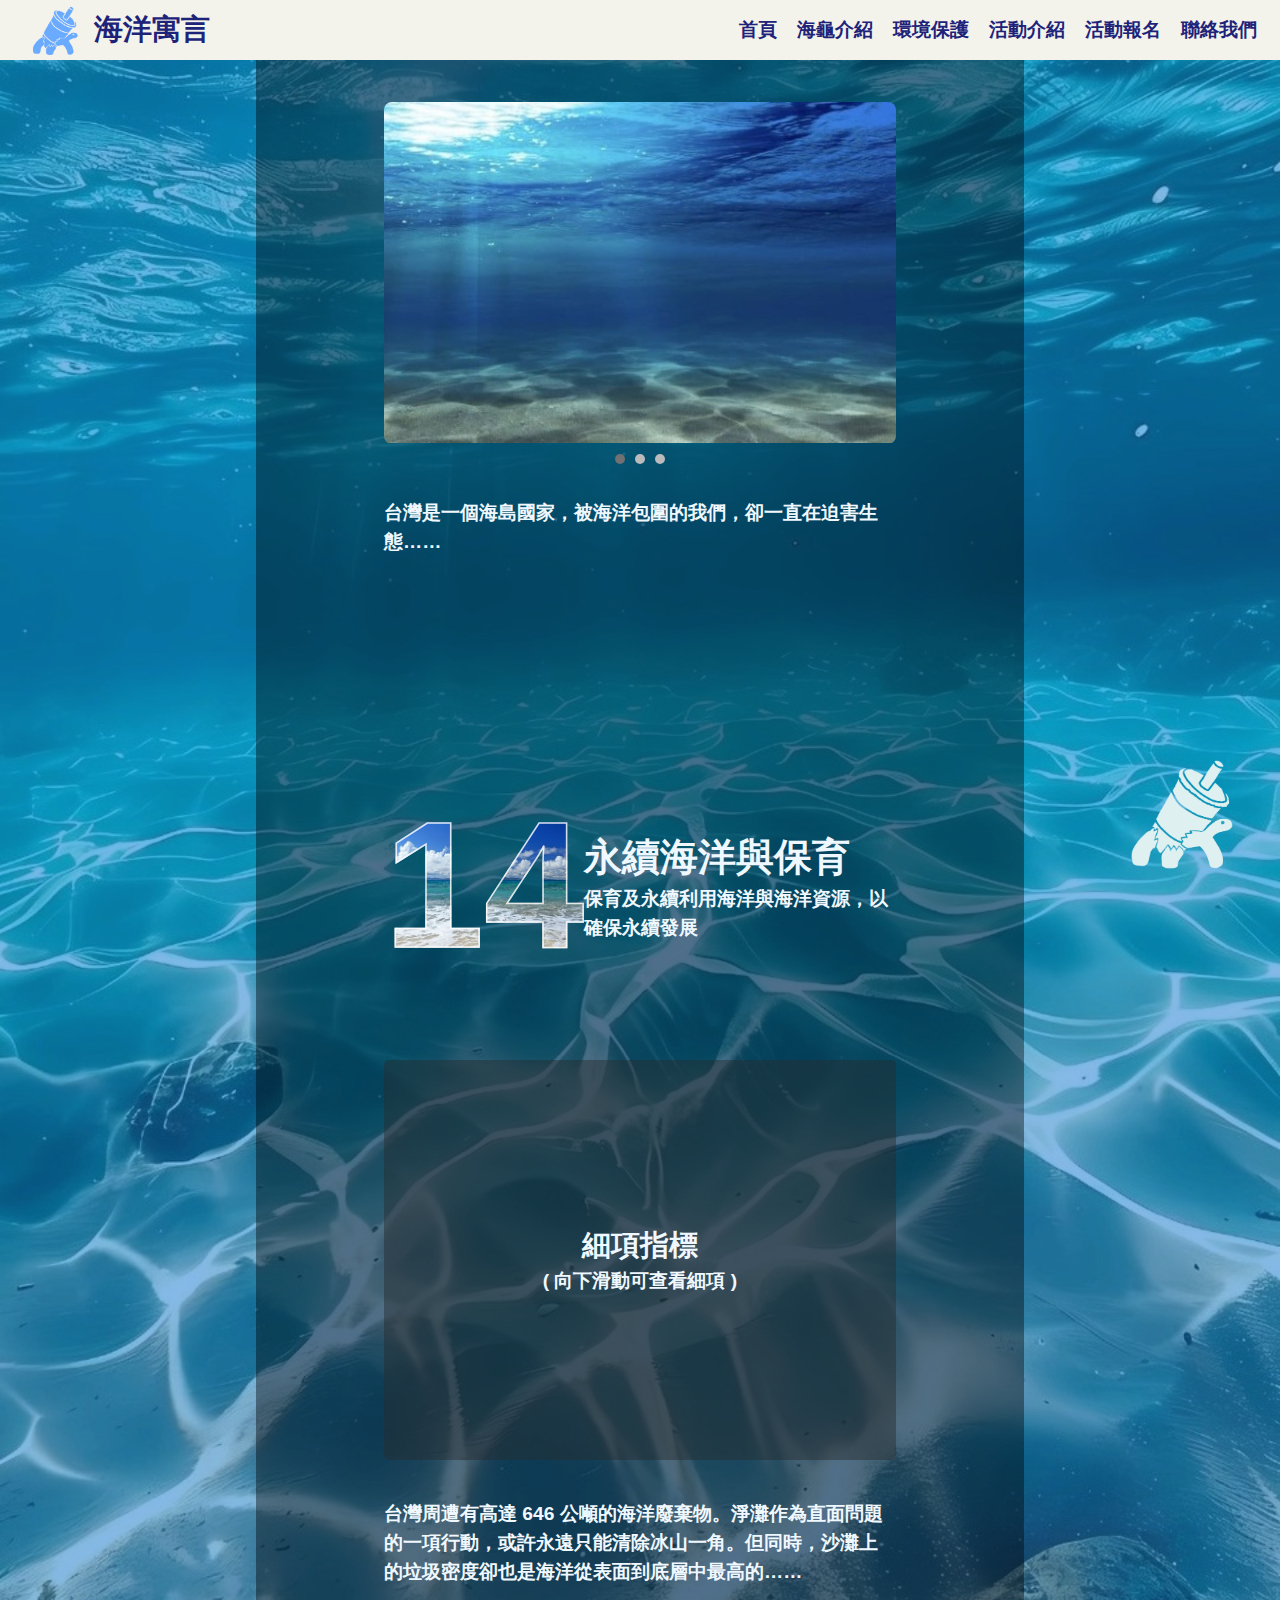
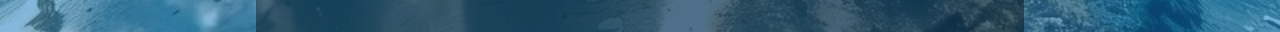
<file: index.html>
<!DOCTYPE html>
<html lang="en">
<head>
    <meta charset="UTF-8">
    <meta name="viewport" content="width=device-width, initial-scale=1.0">
    <title>Home page</title>
    <link rel="stylesheet" href="index.css">
    <link rel="icon" href="./img/13.PNG" type="image/x-icon" />
</head>
<body>
    <header class="header">
        <div class="logo-container">
            <img src="./img/13.PNG" alt="Logo">
            <div class="title"><h2>海洋寓言</h2></div>
        </div>
        <nav class="navbar">
            <ul>
                <li><a href="./index.html">首頁</a></li>
                <li><a href="./introduce.html">海龜介紹</a></li>
                <li><a href="./protect.html">環境保護</a></li>
                <li><a href="./activity.html">活動介紹</a></li>
                <li><a href="./signup.html"  target="_blank">活動報名</a></li>
                <li><a href="./connection.html">聯絡我們</a></li>
            </ul>
        </nav>
    </header>

    <div class="container">
        <main>
            <div class="carousel">
                <div class="carousel-images">
                    <img src="./img/01.jpg" alt="Image 1">
                    <img src="./img/02.jpg" alt="Image 2">
                    <img src="./img/03.jpg" alt="Image 3">
                </div>
            </div>
            <div class="carousel-indicators">
                <span class="active" data-index="0"></span>
                <span data-index="1"></span>
                <span data-index="2"></span>
            </div>
            <div class="content bb">
                台灣是一個海島國家，被海洋包圍的我們，卻一直在迫害生態……
            </div>
            <div class="content aa">
                <div class="a">14</div>
                <span><h1>永續海洋與保育</h1>
                    保育及永續利用海洋與海洋資源，以確保永續發展
                </span>
            </div>
            <div class="content">
                <section>
                    <div class="items">
                        <div class="ppp">
                            <div class="hhh">
                                <h2>細項指標</h2>
                                <p>( 向下滑動可查看細項 )</p>
                            </div>
                        </div>
                        <div class="ppp">
                            <img src="./img/14-1.avif" alt="">
                            <div class="pp">
                                <h2>減少海洋汙染</h2>
                                <p>在西元2025年以前，預防及大幅減少各式各樣的海洋污染，尤其是來自陸上活動的污染，包括海洋廢棄物以及營養污染。</p>
                            </div>
                        </div>
                        <div class="ppp">
                            <img src="./img/14-2.avif" alt="">
                            <div class="pp">
                                <h2>保護和恢復生態系統</h2>
                                <p>在西元2020年以前，以可永續的方式管理及保護海洋與海岸生態，避免重大的不利影響，作法包括強健他們的災後復原能力，並採取復原動作，以實現健康又具有生產力的海洋。</p>
                            </div>
                        </div>
                        <div class="ppp">
                            <img src="./img/14-3.avif" alt="">
                            <div class="pp">
                                <h2>減少海洋酸化</h2>
                                <p>減少並解決海洋酸化的影響，作法包括改善所有階層的科學合作。</p>
                            </div>
                        </div>
                        <div class="ppp">
                            <img src="./img/14-4.avif" alt="">
                            <div class="pp">
                                <h2>永續漁業</h2>
                                <p>在西元2020年以前，有效監管採收，消除過度漁撈，以及非法的、未報告的、未受監管的(以下簡稱IUU)、或毀滅性魚撈作法，並實施科學管理計畫，在最短的時間內，將魚量恢復到依據它們的生物特性可產生最大永續發展的魚量。</p>
                            </div>
                        </div>
                        <div class="ppp">
                            <img src="./img/14-5.avif" alt="">
                            <div class="pp">
                                <h2>保護沿海和海洋地區</h2>
                                <p>在西元2020年以前，依照國家與國際法規，以及可取得的最佳科學資訊，保護至少10%的海岸與海洋區。</p>
                            </div>
                        </div>
                        <div class="ppp">
                            <img src="./img/14-6.avif" alt="">
                            <div class="pp">
                                <h2>終止導致過度捕撈的補貼</h2>
                                <p>在西元2020年以前，禁止會造成過度魚撈的補助，消除會助長IUU魚撈的補助，禁止引入這類補助，承認對開發中國家與開發度最低國家採取適當且有效的特別與差別待遇應是世界貿易組織漁撈補助協定的一部分。</p>
                            </div>
                        </div>
                        <div class="ppp">
                            <img src="./img/14-7.avif" alt="">
                            <div class="pp">
                                <h2>提高海洋資源永續利用的經濟效益</h2>
                                <p>在西元2030年以前，提高海洋資源永續使用對SIDS與LDCs的經濟好處，作法包括永續管理漁撈業、水產養殖業與觀光業。</p>
                            </div>
                        </div>
                        <div class="ppp">
                            <img src="./img/14-A.avif" alt="">
                            <div class="pp">
                                <h2>新增海洋健康的科學知識、研究和科技</h2>
                                <p>提高科學知識，發展研究能力，轉移海洋科技，思考跨政府海洋委員會的海洋科技轉移準則，以改善海洋的健康，促進海洋生物多樣性對開發中國家的發展貢獻，特別是SIDS與LDCs。</p>
                            </div>
                        </div>
                        <div class="ppp">
                            <img src="./img/14-B.avif" alt="">
                            <div class="pp">
                                <h2>支持小型漁民</h2>
                                <p>提供小規模人工魚撈業者取得海洋資源與進入市場的管道。</p>
                            </div>
                        </div>
                        <div class="ppp">
                            <img src="./img/14-C.avif" alt="">
                            <div class="pp">
                                <h2>執行和執行國際海洋法</h2>
                                <p>確保聯合國海洋法公約（簡稱UNCCLOS）簽約國全面落實國際法，包括現有的區域與國際制度，以保護及永續使用海洋及海洋資源。</p>
                            </div>
                        </div>
                    </div>
                </section>
            </div>
            <div class="content">
                台灣周遭有高達 646 公噸的海洋廢棄物。淨灘作為直面問題的一項行動，或許永遠只能清除冰山一角。但同時，沙灘上的垃圾密度卻也是海洋從表面到底層中最高的……
            </div>
        </main>
    </div>
    <audio style="display: none; height: 0;" id="background-music" preload="auto" src="music.mp3" loop="loop"></audio>
    <div>
        <img src="./img/14.png" class="bt_top" id="myBtn" title="回到上面" height="15%"/>
        <script>
            document.getElementById('myBtn').addEventListener("click", function(){
                document.body.scrollTop = 0;
                document.documentElement.scrollTop = 0;
            });
        </script>
    </div>
    <script>
        const carouselImages = document.querySelector('.carousel-images');
        const images = document.querySelectorAll('.carousel img');
        const indicators = document.querySelectorAll('.carousel-indicators span');

        let currentIndex = 0;

        function showSlide(index) {
            carouselImages.style.transform = `translateX(${-index * 100}%)`;
            indicators.forEach(indicator => indicator.classList.remove('active'));
            indicators[index].classList.add('active');
        }

        function nextSlide() {
            currentIndex = (currentIndex + 1) % images.length;
            showSlide(currentIndex);
        }

        indicators.forEach(indicator => {
            indicator.addEventListener('click', () => {
                currentIndex = parseInt(indicator.getAttribute('data-index'));
                showSlide(currentIndex);
            });
        });

        setInterval(nextSlide, 3000);
        showSlide(currentIndex);

        const audio = document.getElementById('background-music');

            function playAudio() {
                audio.play().catch(error => console.log('Play was prevented:', error));
            }

            document.body.addEventListener('click', function(){
                playAudio();
            });

            document.body.addEventListener('touchstart', function(){
                playAudio();
            });

            document.addEventListener("WeixinJSBridgeReady", function(){
                playAudio();
            }, false);
    </script>
</body>
</html>
</file>
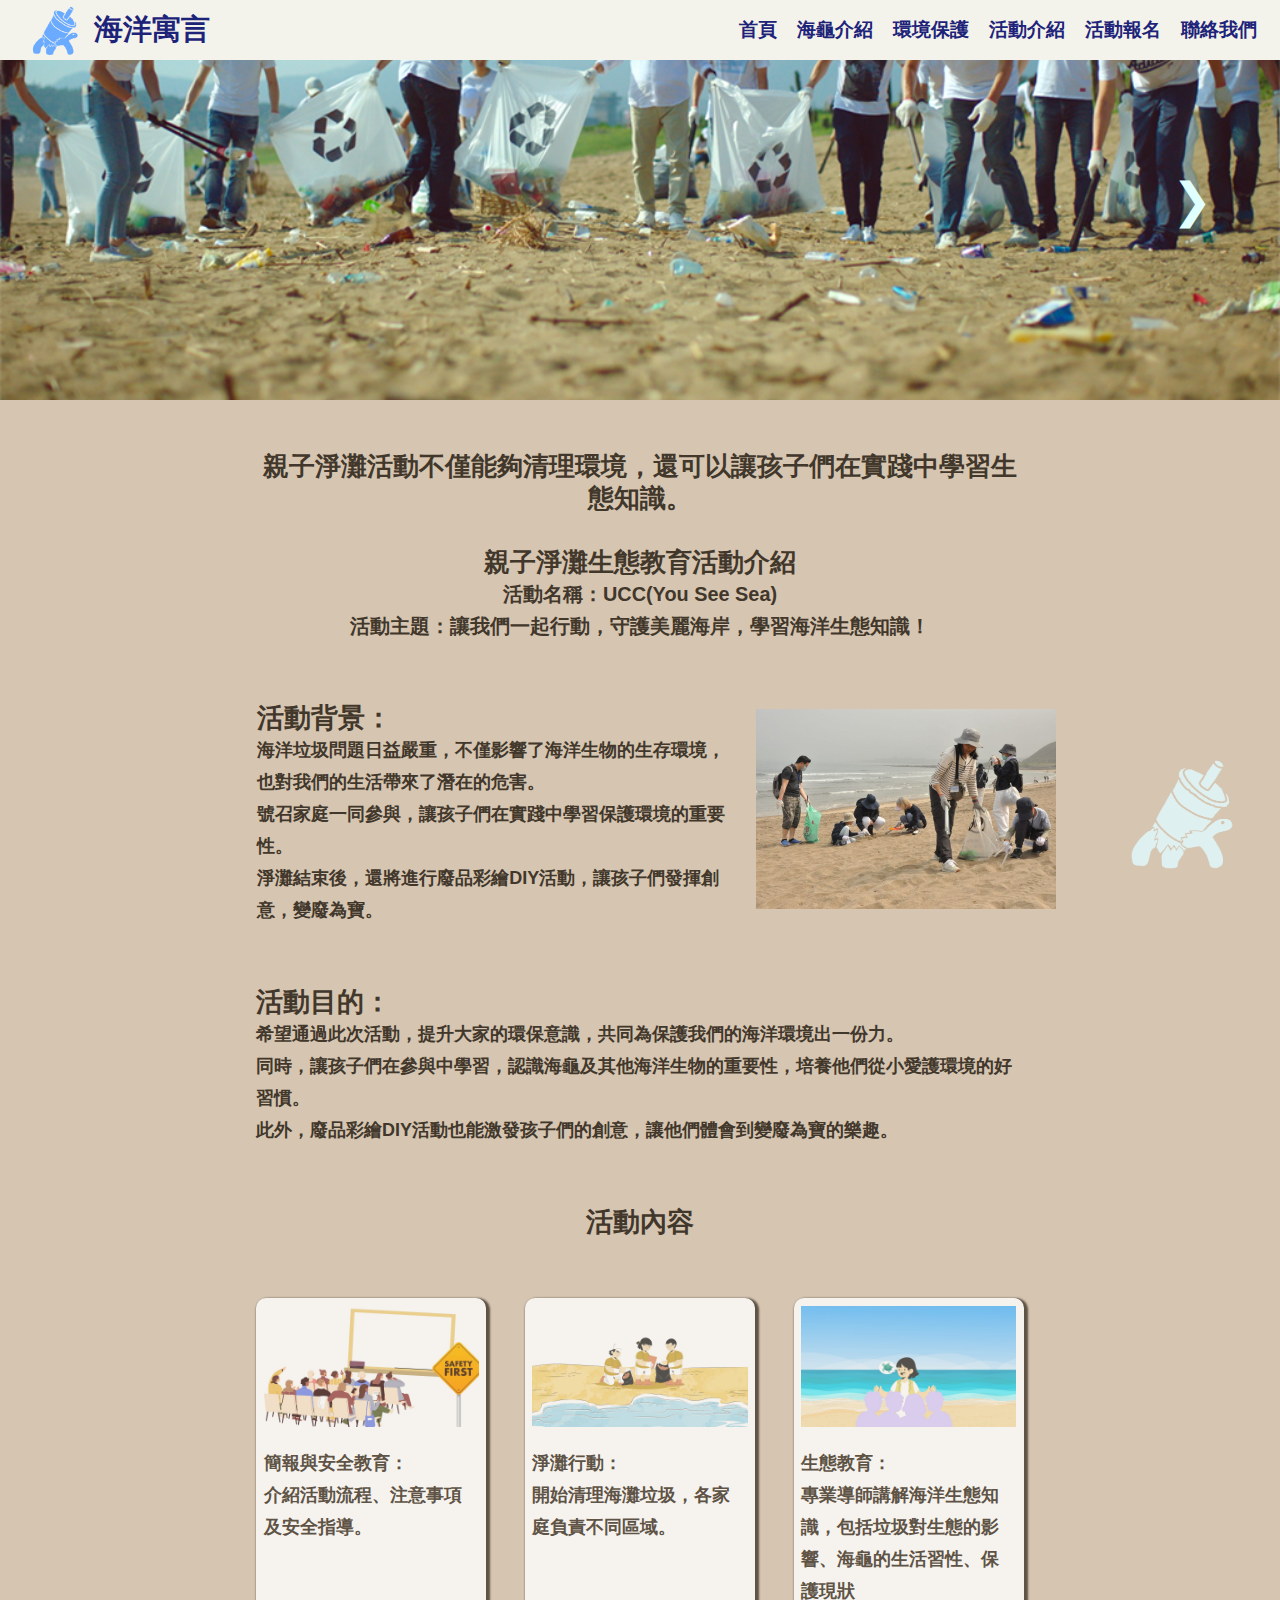
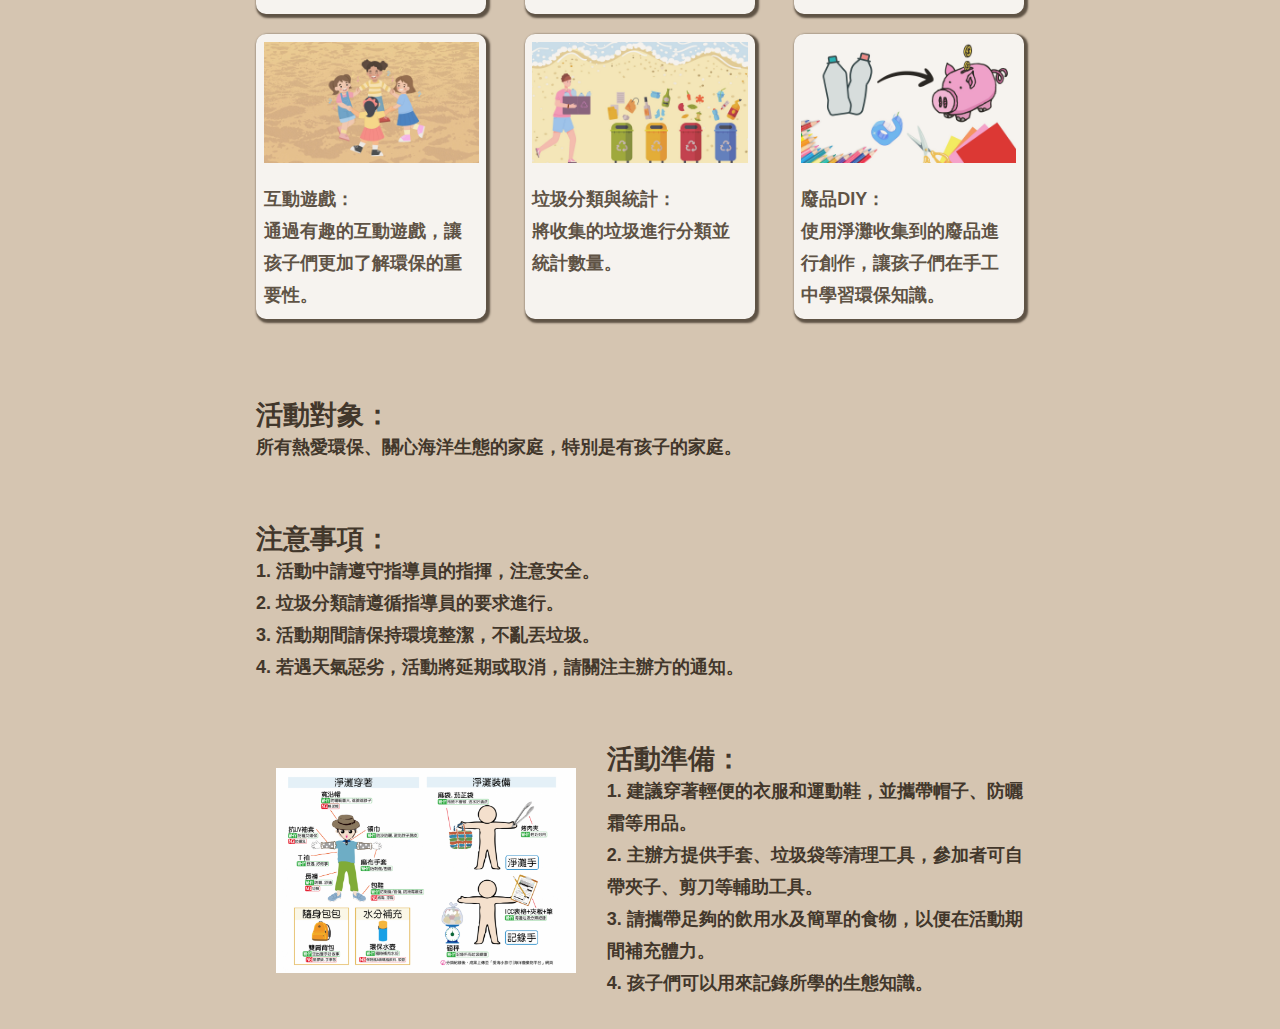
<file: activity.html>
<!DOCTYPE html>
<html lang="en">
<head>
    <meta charset="UTF-8">
    <meta name="viewport" content="width=device-width, initial-scale=1.0">
    <title>Activity news</title>
    <link rel="icon" href="./img/13.PNG" type="image/x-icon" />
    <link rel="stylesheet" href="./activity.css">
</head>
<body>
    <header class="header">
        <div class="logo-container">
            <img src="./img/13.PNG" alt="Logo">
            <div class="title"><h2>海洋寓言</h2></div>
        </div>
        <nav class="navbar">
            <ul>
                <li><a href="./index.html">首頁</a></li>
                <li><a href="./introduce.html">海龜介紹</a></li>
                <li><a href="./protect.html">環境保護</a></li>
                <li><a href="./activity.html">活動介紹</a></li>
                <li><a href="./signup.html">活動報名</a></li>
                <li><a href="./connection.html">聯絡我們</a></li>
            </ul>
        </nav>
    </header>
    <section>
        <button onclick="backward()">❮</button>
        <div class="items">
        <div></div>
        <div></div>
        <button onclick="foward()">❯</button>
    </section>
    <div>
        <img src="./img/14.png" class="bt_top" id="myBtn" title="回到上面" height="15%"/>
        <script>
            document.getElementById('myBtn').addEventListener("click", function()
            {
                document.body.scrollTop = 0;
                document.documentElement.scrollTop = 0;
            });
        </script>
    </div>
    <div class="containers">
        <div class="aa">
        <p><h2>親子淨灘活動不僅能夠清理環境，還可以讓孩子們在實踐中學習生態知識。</h2></p><br>
        <p><h2>親子淨灘生態教育活動介紹</h2></p>
        <p><h3>活動名稱：UCC(You See Sea)</h3></p>
        <p><h3>活動主題：讓我們一起行動，守護美麗海岸，學習海洋生態知識！</h3></p>
      </div>
      <div class="bb">
        <div class="text">
            <h2>活動背景：</h2>
            <p>海洋垃圾問題日益嚴重，不僅影響了海洋生物的生存環境，也對我們的生活帶來了潛在的危害。</p>
            <p>號召家庭一同參與，讓孩子們在實踐中學習保護環境的重要性。</p>
            <p>淨灘結束後，還將進行廢品彩繪DIY活動，讓孩子們發揮創意，變廢為寶。</p>
        </div>
        <div class="image-container">
            <img src="./img/22.jpg" alt="">
        </div>
    </div>
    <div class="gg">
        <p><h2>活動目的：</h2></p>
        <p>希望通過此次活動，提升大家的環保意識，共同為保護我們的海洋環境出一份力。</p>
        <p>同時，讓孩子們在參與中學習，認識海龜及其他海洋生物的重要性，培養他們從小愛護環境的好習慣。</p>
        <p>此外，廢品彩繪DIY活動也能激發孩子們的創意，讓他們體會到變廢為寶的樂趣。</p>
      </div>
    <div class="c0">
    <p><h2>活動內容</h2></p>
    </div>
      <div class="cc">
        
        <div class="c1">
        <img src="./img/c1.jpg" alt="" width="300px" height="200px">
        <p>簡報與安全教育：<br>
            介紹活動流程、注意事項及安全指導。</p>
        </div>
        <div class="c2">
        <img src="./img/c2.jpg" alt="" width="300px" height="200px">
        <p>淨灘行動：<br>
            開始清理海灘垃圾，各家庭負責不同區域。</p>
        </div>
        <div class="c3">
        <img src="./img/c3.jpg" alt="" width="300px" height="200px">
        <p>生態教育：<br>
            專業導師講解海洋生態知識，包括垃圾對生態的影響、海龜的生活習性、保護現狀</p>
        </div>
        <div class="c4">
        <img src="./img/c4.jpg" alt="" width="300px" height="200px">
        <p>互動遊戲：<br>
            通過有趣的互動遊戲，讓孩子們更加了解環保的重要性。</p>
        </div>
        <div class="c5">        
        <img src="./img/c5.jpg" alt="" width="300px" height="200px">
        <p>垃圾分類與統計：<br>
            將收集的垃圾進行分類並統計數量。</p>
        </div>
        <div class="c6">
        <img src="./img/c6.jpg" alt="" width="300px" height="200px">
        <p>廢品DIY：<br>
            使用淨灘收集到的廢品進行創作，讓孩子們在手工中學習環保知識。</p>
        </div>
      </div>
      <div class="dd">
        <p><h2>活動對象：</h2></p>
        <p>所有熱愛環保、關心海洋生態的家庭，特別是有孩子的家庭。</p>
      </div>
      <div class="ee">
        <p><h2>注意事項：</h2></p>
        <p>1. 活動中請遵守指導員的指揮，注意安全。</p>
        <p>2. 垃圾分類請遵循指導員的要求進行。</p>
        <p>3. 活動期間請保持環境整潔，不亂丟垃圾。</p>
        <p>4. 若遇天氣惡劣，活動將延期或取消，請關注主辦方的通知。</p>
      </div>
      <div class="ff">
        <div class="image-container">
            <img src="./img/ff.png" alt="">
        </div>
        <div class="text">
        <p><h2>活動準備：</h2></p>
        <p>1. 建議穿著輕便的衣服和運動鞋，並攜帶帽子、防曬霜等用品。</p>
        <p>2. 主辦方提供手套、垃圾袋等清理工具，參加者可自帶夾子、剪刀等輔助工具。</p>
        <p>3. 請攜帶足夠的飲用水及簡單的食物，以便在活動期間補充體力。</p>
        <p>4. 孩子們可以用來記錄所學的生態知識。</p>
        </div>
      </div>

    </div>
    <script>
        let currentIndex = 0;
        const backwardButton = document.querySelector("button[onclick='backward()']");
        const forwardButton = document.querySelector("button[onclick='foward()']");
        const itemsContainer = document.querySelector(".items");
        const itemDivs = document.querySelectorAll(".items div");
        function backward() {       
        if (currentIndex > 0) {
            currentIndex--;
            scrollToCurrentIndex();
        }
        }
        function foward() {     
        if (currentIndex < itemDivs.length - 1) {
            currentIndex++;
            scrollToCurrentIndex();
        }
        }
        const hideButton = () => {
        backwardButton.style.opacity = 0 + !(currentIndex === 0);
        forwardButton.style.opacity = 0 + !(currentIndex === itemDivs.length - 1);
        };
        function scrollToCurrentIndex() {
        const itemWidth = itemDivs[currentIndex].offsetWidth;
        const scrollPosition = itemWidth * currentIndex;
        itemsContainer.scrollTo({
            left: scrollPosition,
            behavior: "smooth"
        });
        hideButton();
        }
        scrollToCurrentIndex();
        itemsContainer.addEventListener("scroll", function () {
        currentIndex = Math.round(
            itemsContainer.scrollLeft / itemDivs[0].offsetWidth
        );
        hideButton();
        });
    </script>
</body>
</html>
</file>
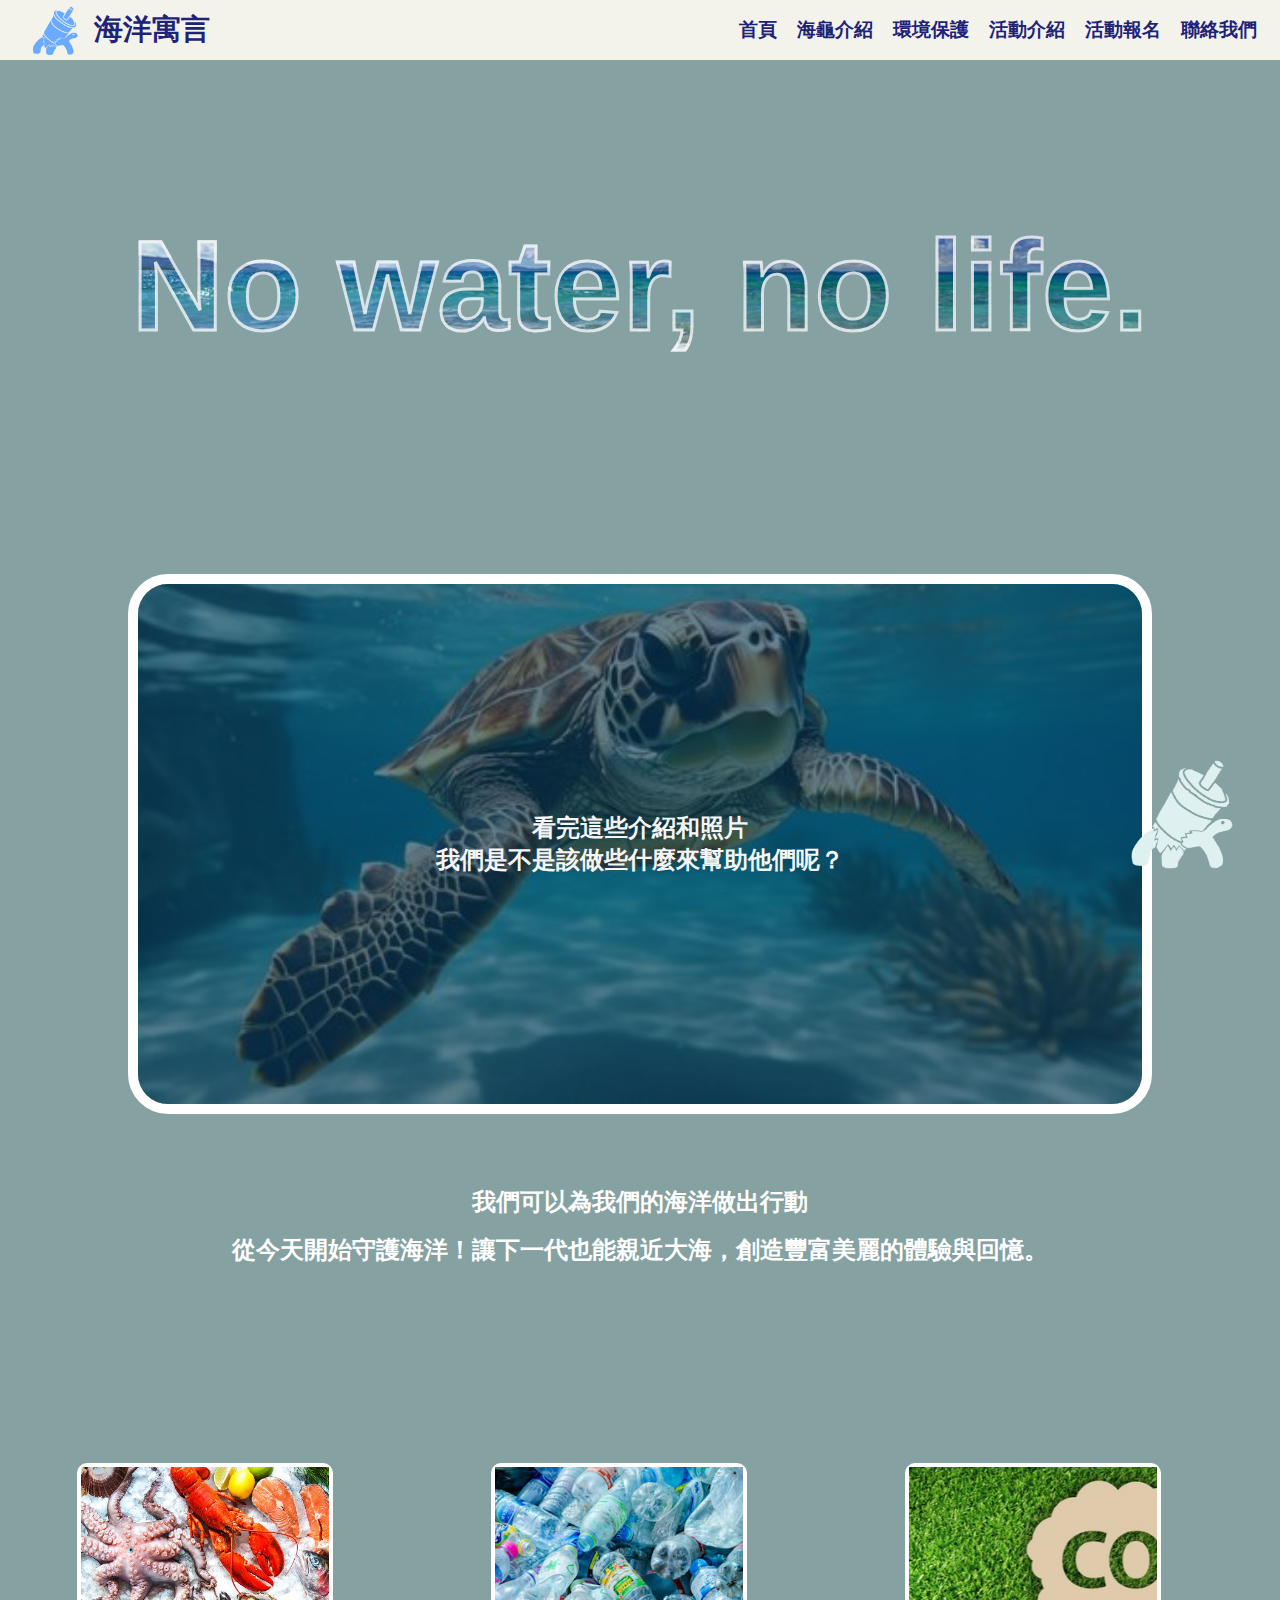
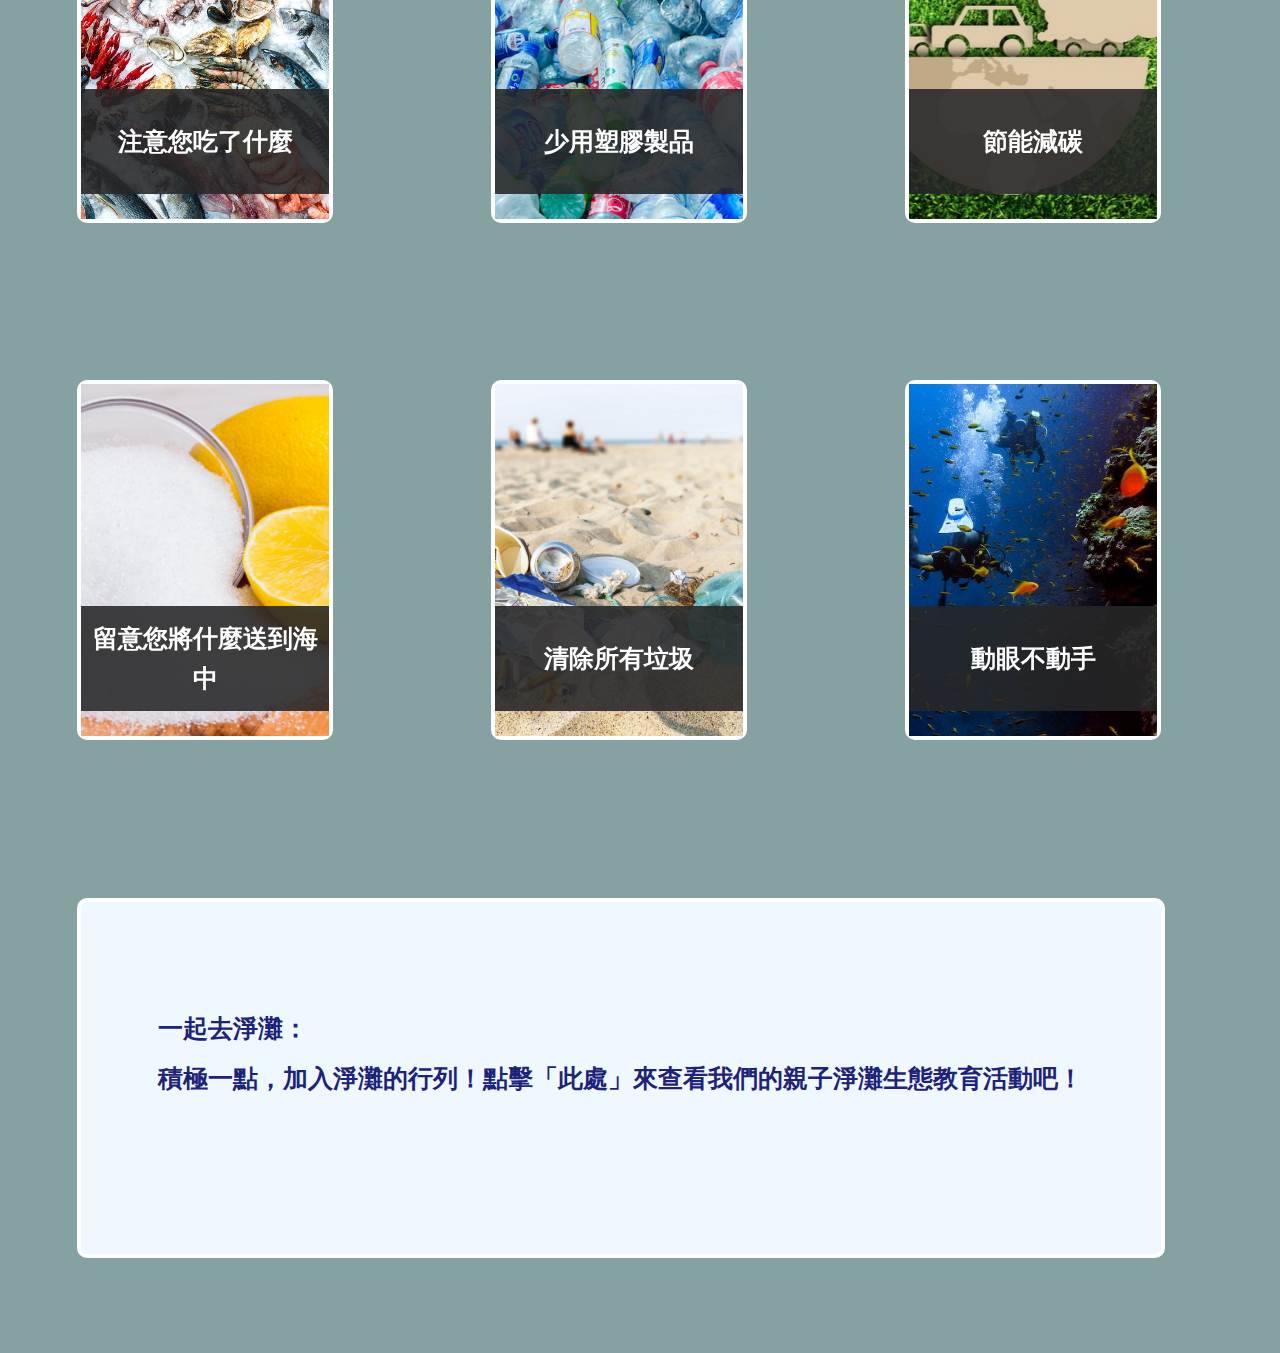
<file: protect.html>
<!DOCTYPE html>
<html lang="en">
<head>
    <meta charset="UTF-8">
    <meta name="viewport" content="width=device-width, initial-scale=1.0">
    <title>Protection news</title>
    <link rel="icon" href="./img/13.PNG" type="image/x-icon" />
    <link rel="stylesheet" href="./protect.css">
</head>
<body>
    <header class="header">
        <div class="logo-container">
            <img src="./img/13.PNG" alt="Logo">
            <div class="title"><h2>海洋寓言</h2></div>
        </div>
        <nav class="navbar">
            <ul>
                <li><a href="./index.html">首頁</a></li>
                <li><a href="./introduce.html">海龜介紹</a></li>
                <li><a href="./protect.html">環境保護</a></li>
                <li><a href="./activity.html">活動介紹</a></li>
                <li><a href="./signup.html"  target="_blank">活動報名</a></li>
                <li><a href="./connection.html">聯絡我們</a></li>
            </ul>
        </nav>
    </header>
    <div class="a">No water, no life.</div>
    <div class="w">
        <div class="ww">看完這些介紹和照片 <br> 我們是不是該做些什麼來幫助他們呢？</div>
    </div>

    <div class="b">
        我們可以為我們的海洋做出行動<br>
        從今天開始守護海洋！讓下一代也能親近大海，創造豐富美麗的體驗與回憶。<br><br>
    </div>

    <div class="c" ontouchstart="this.classList.toggle(`hover`);">
        <div class="front">
            <div class="backbb">注意您吃了什麼<br></div>
        </div>
        <div class="back">
            <div class="backb">
            留意這些海鮮的來源！確保牠們的來源可靠，並採用永續性漁法來捕魚。<br><br></div>
        </div>
    </div>
    
    <div class="d" ontouchstart="this.classList.toggle(`hover`);">
        <div class="front">
            <div class="backbb">少用塑膠製品<br></div>
        </div>
        <div class="back">
            <div class="backb">
                以可回收或耐用的材質來取代塑膠。<br><br></div>
        </div>
    </div>

    <div class="e" ontouchstart="this.classList.toggle(`hover`);">
        <div class="front">
            <div class="backbb">節能減碳<br></div>
        </div>
        <div class="back">
            <div class="backb">
                每個人盡可能地減少自己的碳足跡，絕對是減少氣候變遷對海洋造成衝擊的最佳方式。<br><br></div>
        </div>
    </div>

    <div class="f" ontouchstart="this.classList.toggle(`hover`);">
        <div class="front">
            <div class="backbb">留意您將什麼送到海中</div>
        </div>
        <div class="back">
            <div class="backb">
                污水處理並不能將所有有害化學物質都清除，不妨改用天然方法洗滌碗筷、清潔廚房！<br><br></div>
        </div>
    </div>

    <div class="g" ontouchstart="this.classList.toggle(`hover`);">
        <div class="front">
            <div class="backbb">清除所有垃圾<br></div>
        </div>
        <div class="back">
            <div class="backb">
                在你進行水上活動時，請舉手之勞，清除垃圾！<br><br></div>
        </div>
    </div>

    <div class="h" ontouchstart="this.classList.toggle(`hover`);">
        <div class="front">
            <div class="backbb">動眼不動手<br></div>
        </div>
        <div class="back">
            <div class="backb">
                潛水時請學習尊重海洋生物，不要去打擾牠們。<br><br></div>
        </div>
    </div>
    <div class="i">
        <a href="./activity.html">
        一起去淨灘：<br>
        積極一點，加入淨灘的行列！點擊「此處」來查看我們的親子淨灘生態教育活動吧！<br><br>
    </a>
    </div>
    </div>
    <div class="x"></div>
    <div>
        <img src="./img/14.png" class="bt_top" id="myBtn" title="回到上面" height="15%"/>
        <script>
            document.getElementById('myBtn').addEventListener("click", function(){
                document.body.scrollTop = 0;
                document.documentElement.scrollTop = 0;
            });
        </script>
    </div>
</body>
</html>
</file>
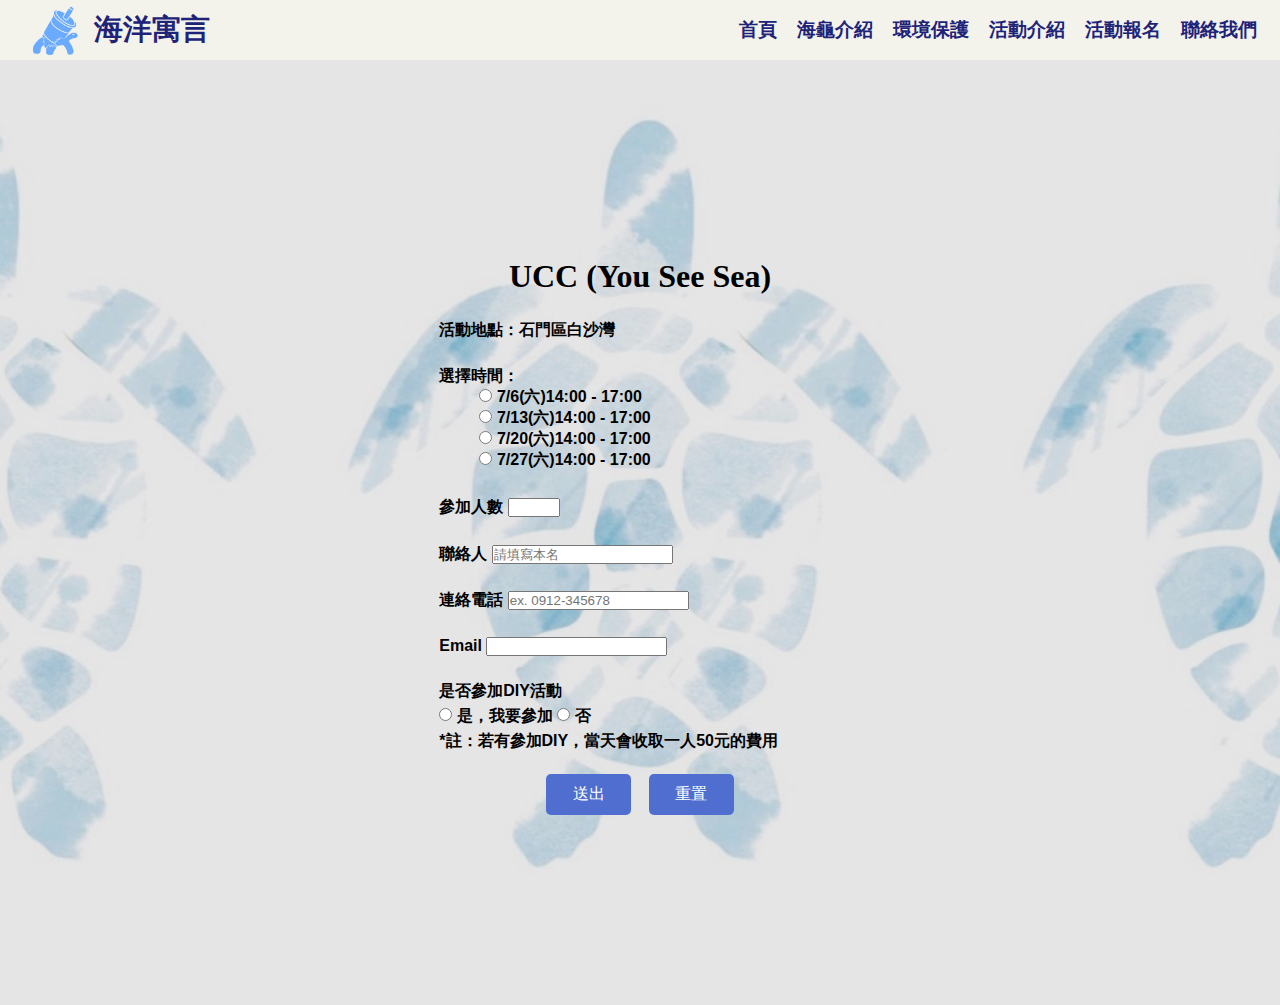
<file: signup.html>
<!DOCTYPE html>
<html lang="en">
<head>
    <meta charset="UTF-8">
    <meta name="viewport" content="width=device-width, initial-scale=1.0">
    <title>Registration</title>
    <link rel="icon" href="./img/13.PNG" type="image/x-icon" />
    <link rel="stylesheet" href="./signup.css">
</head>
<body>
    <header class="header">
        <div class="logo-container">
            <img src="./img/13.PNG" alt="Logo">
            <div class="title"><h2>海洋寓言</h2></div>
        </div>
        <nav class="navbar">
            <ul>
                <li><a href="./index.html">首頁</a></li>
                <li><a href="./introduce.html">海龜介紹</a></li>
                <li><a href="./protect.html">環境保護</a></li>
                <li><a href="./activity.html">活動介紹</a></li>
                <li><a href="./signup.html"  target="_blank">活動報名</a></li>
                <li><a href="./connection.html">聯絡我們</a></li>
            </ul>
        </nav>
    </header>
    
    <div class="container">
        <div class="Q">
            <h1>UCC (You See Sea)</h1>
            
            <form id="signupForm" action="/submit" method="post">
                <div class="body">
                    <p>活動地點：石門區白沙灣</p>
                </div>
                <div class="body">
                    <p>選擇時間：
                        <div class="time">
                            <input type="radio" id="option1" name="options01" value="option1" required>
                            <label for="option1">7/6(六)14:00 - 17:00</label><br>
                        
                            <input type="radio" id="option2" name="options01" value="option2" required>
                            <label for="option2">7/13(六)14:00 - 17:00</label><br>
                        
                            <input type="radio" id="option3" name="options01" value="option3" required>
                            <label for="option3">7/20(六)14:00 - 17:00</label><br>

                            <input type="radio" id="option4" name="options01" value="option4" required>
                            <label for="option3">7/27(六)14:00 - 17:00</label><br>
                        </div>   
                    </p>
                </div>
            
                <div class="body">
                    <p>參加人數</p>
                    <input type="number" id="number" name="number" min="1" max="10" required>
                </div>

                <div class="body">
                    <p>聯絡人</p>
                    <input type="text" id="name" name="name" placeholder="請填寫本名" required>
                </div>

                <div class="body">
                    <p>連絡電話</p>
                    <input type="number" pattern="[09]{4}(\-[0-9]{6})" placeholder="ex. 0912-345678" required>
                </div>

                <div class="body">
                    <p>Email</p>
                    <input type="email" id="email" name="email" required>
                </div>

                <div class="body">
                    <p>是否參加DIY活動</p>
                        <div class="YN">
                            <input type="radio" id="yes" name="options02" value="option5" required>
                            <label for="option5">是，我要參加</label>

                            <input type="radio" id="no" name="options02" value="option6" required>
                            <label for="option6">否</label>
                        </div>
                    <P>*註：若有參加DIY，當天會收取一人50元的費用</P>
                </div>

                <div class="button">
                    <button type="submit" class="submit-btn">送出</button>
                    <button type="reset" class="reset-btn">重置</button>
                </div>
                
            </form>
        </div>
    </div>
    
    
    <script>
        document.getElementById("signupForm").addEventListener("submit", function(event){
            event.preventDefault();
            event.target.reset();
            alert("表單已送出");
        });
    </script>
</body>
</html>
</file>
<file: index.css>
* {
    margin: 0;
    padding: 0;
    box-sizing: border-box;
}

html, body {
    margin: 0;
    padding: 0;
    width: 100%;
    height: 100%;
    font-family: 'SimSun', '宋体', sans-serif;
}

body {
    display: flex;
    flex-direction: column;
}

.container {
    flex: 1;
    width: 100%;
    color: aliceblue;
    font-weight: 800;
    font-size: larger;
    background-image: url(./img/12.jpg);
    background-size: cover;
    background-position: center;
    display: flex;
    align-items: center;
    justify-content: center;
    position: relative;
}

.container::before {
    content: '';
    position: absolute;
    top: 0;
    left: 0;
    width: 100%;
    height: 100%;
    background-color: rgba(11, 116, 208, 0.5);
}

.header {
    display: flex;
    align-items: center;
    justify-content: space-between;
    background-color: rgb(244, 243, 235);
    top: 0;
    z-index: 9999;
    width: 100%;
    position: fixed;
    outline: none;
    color: #1e237a;
    font-size: larger;
    font-family: "微软雅黑", "Microsoft YaHei", "微软雅黑", "Arial", sans-serif;
    font-weight: bolder;
}

.header img {
    width: 80px;
    height: auto;
}

.logo-container {
    width: 80px;
    height: auto;
    display: flex;
    align-items: center;
    margin: 0 1%;
}

.title {
    white-space: nowrap;
    margin: 0 0 0 1%;
}

nav{
    margin: 0 1% 0 0;
}

.navbar{
    display: flex;
    align-items: center;
    justify-content: center;
}

.navbar ul {
    list-style: none;
    margin: 0;
    padding: 0;
    display: flex;
}

.navbar a {
    color: inherit;
    padding: 10px;
    text-decoration: none;
    display: block; 
}

.navbar li:hover {
    background-color: rgb(165, 162, 139);
    color: white;
}

main {
    margin: 0 20%;
    padding: 2% 10%;
    text-align: center;
    background-color: rgba(0, 1, 1, 0.4);
    position: relative;
}

.carousel {
    position: relative;
    width: 100%;
    height: auto;
    aspect-ratio: 3 / 2;
    margin: 15% 0 0 0;
    overflow: hidden;
    border-radius: 8px;
}

.carousel-images {
    display: flex;
    transition: transform 0.5s ease-in-out;
}

.carousel-images img {
    width: 100%;
    height: 100%;
    object-fit: cover;
}

.carousel-indicators {
    display: flex;
    justify-content: center;
    margin-top: 10px;
}

.carousel-indicators span {
    display: block;
    width: 10px;
    height: 10px;
    margin: 0 5px;
    background-color: #bbb;
    border-radius: 50%;
    cursor: pointer;
}

.carousel-indicators .active {
    background-color: #717171;
}

.content {
    padding: 20px 0;
    line-height: 1.5;
    margin: auto;
    display: flex;
    flex-direction: column;
    justify-content: center;
    align-items: center;
    text-align: left;
}

.aa{
    margin-top: 30%;
    display: flex;
    flex: 2;
    flex-direction: row;
}

.aa h1{
    width: 100%;
    height: auto;
}

.a{
    width: 50%;
    height: auto;
    display: flex;
    align-items: center;
    justify-content: left;
    font-size: 180px;
    font-family: 'Lucida Sans', 'Lucida Sans Regular', 'Lucida Grande', 'Lucida Sans Unicode', Geneva, Verdana, sans-serif;
    font-weight: bolder;
    background-image: url(./img/18.jpg);
    background-position: center;
    background-size: cover;
    background-clip: text;
    -webkit-text-stroke: 1.5px #ffffffd1;
    -webkit-text-fill-color: transparent;
}

.bb{
    margin-top: 3%;
}

#myBtn {
    display: block;
    position: fixed;
    bottom: 20px;
    right: 1%;
    z-index: 99;
    border: none;
    outline: none;
    cursor: pointer;
    border-radius: 10px;
}

section {
    position: relative;
}

.items {
    display: flex;
    flex-direction: column;
    height: 400px;
    width: 100%;
    overflow-y: scroll;
    scroll-snap-type: y mandatory;
    text-align: left;
    scrollbar-width: none;
    background: transparent;
    border-radius: 5px;
    background: #282b2d75;
}

.ppp {
    width: 100%;
    height: 100%;
    flex-shrink: 0;
    display: flex;
    align-items: center;
    justify-content: center;
    scroll-snap-align: center;
    padding: 30px;
    flex-direction: row;
}

.items img{
    width: 40%;
    height: auto;
    object-fit: cover;
    margin-right: 20px;
}

.pp{
    height: auto;
    display: flex;
    flex-direction: column;
    justify-content: center;
    align-items: flex-start;
    width: 60%;
    flex-shrink: 0;
}

.pp h2,.pp p{
    margin: 5px 0;
}

.hhh{
    width: 100%;
    height: 100%;
    display: flex;
    align-items: center;
    justify-content: center;
    flex-direction: column;
    text-align: center;
    flex-shrink: 0;
}

section button:last-child {
    left: unset;
    right: 1em;
}

section button:last-child:hover {
    transform: translate(-20%, -50%);
}

section button:first-child:hover {
    transform: translate(-80%, -50%);
}
</file>
<file: activity.css>
* {
    margin: 0;
    padding: 0;
    box-sizing: border-box;
}

html, body{
    margin: 0;
    padding: 0;
    width: 100%;
    height: 100%;
    background-color: rgb(213, 197, 177);
    font-family: 'SimSun', '宋体', sans-serif;
}

.container{
    height: 100%;
    width: 100%;
    margin: 10px 0 0 0;
    text-align: center;
}

.logo-container {
    width: 80px;
    height: auto;
    display: flex;
    align-items: center;
    margin: 0 1%;
}

.header {
    display: flex;
    align-items: center;
    justify-content: space-between;
    background-color: rgb(244, 243, 235);
    top: 0;
    z-index: 9999;
    width: 100%;
    position: fixed;
    outline: none;
    color: #1e237a;
    font-size: larger;
    font-family: "微软雅黑", "Microsoft YaHei", "微软雅黑", "Arial", sans-serif;
    font-weight: bolder;
}

.header img {
    width: 80px;
    height: auto;
}

nav{
    margin: 0 1% 0 0;
}

.navbar{
    display: flex;
    align-items: center;
    justify-content: center;
}

.navbar ul {
    list-style: none;
    margin: 0;
    padding: 0;
    display: flex;
}

.navbar a {
    color: inherit;
    padding: 10px;
    text-decoration: none;
    display: block; 
}

.navbar li:hover {
    background-color: rgb(165, 162, 139);
    color: white;
}

.title {
    white-space: nowrap;
    margin: 0 0 0 1%;
}

#myBtn {
    display: block;
    position: fixed;
    bottom: 20px;
    right: 1%;
    z-index: 99;
    border: none;
    outline: none;
    cursor: pointer;
    border-radius: 10px;
}

section {
    position: relative;
}

.items {
    display: flex;
    height: 400px;
    width: 100%;
    overflow: hidden;
    scroll-snap-type: x mandatory;
}

.items div {
    width: 100%;
    height: 100%;
    background-image: url(./img/19.jpg);
    background-size: cover;
    background-position: center;
    flex-shrink: 0;
    display: flex;
    align-items: center;
    justify-content: center;
    font-size: 3em;
    scroll-snap-align: center;
}

.items div:nth-child(odd) {
    background-image: url(./img/21.png);
    background-size: cover;
    background-position: center;
}

button {
    position: absolute;
    top: 50%;
    left: 1em;
    transform: translate(-50%, -50%);
    outline: transparent;
    border: none;
    background: transparent;
    font-size: 3em;
    transition: transform 0.3s;
    cursor: pointer;
    color: lightcyan;
}

.containers{
    width: 100%;
    height: auto;
    padding: 20px 0 0 0;
    margin: 0;
    line-height: 200%;
}

.aa {
    width: 100%;
    height: auto;
    text-align: center;
    padding: 30px 20%;
    font-size: large;
    color: #42372b;
    font-weight: bold;
    font-size: 17px;
    display: inline-block;
    vertical-align: middle;
    position: relative;
}

.b img {
    display: flex;
}

.bb {
    display: flex;
    align-items: center;
    padding: 30px 17.5%;
    font-size: 18px;
    color: #42372b;
    font-weight: bold;
    text-align: left;
    transition: all .3s linear;
}
.bb:hover {
    color: #fff;
    background-color: #42372b;
}
.text {
    flex: 1;
}
.image-container img {
    height: auto;
}


.c0 {
    width: 100%;
    height: auto;
    text-align: center;
    padding: 30px 20%;
    font-size: large;
    color: #42372b;
    font-weight: bold;
    font-size: 18px;
    display: inline-block;
    vertical-align: middle;
    position: relative;
    background-color: rgb(213, 197, 177);
}
.cc {
    width: 100%;
    margin: 0;
    text-align: left;
    padding: 30px 20%;
    font-size: 18px;
    color: #42372b;
    font-weight: bold;
    display: flex;
    flex-wrap: wrap;
    justify-content: space-between;
    background-color: rgb(213, 197, 177);
}
.cc div {
    width: 30%;
    margin-bottom: 20px;
    box-sizing: border-box;
    border-radius: 10px;
    padding: 1%;
    box-shadow: 2px 2px 2px 2px #42372b;
    background-color: rgb(255, 255, 255);
    opacity: 0.8;
}

.cc img {
    width: 100%;
    height: auto;
}
.cc p {
    margin-top: 10px;
    font-weight: bold;
    color: #42372b;
}

.dd {
    width: 100%;
    height: auto;
    text-align: left;
    padding: 30px 20%;
    font-size: large;
    color: #42372b;
    font-weight: bold;
    font-size: 18px;
    display: inline-block;
    vertical-align: middle;
    position: relative;
    transition: all .3s linear;
}
.dd:hover {
    color: #fff;
    background-color: #42372b
}

.ee {
    width: 100%;
    height: auto;
    text-align: left;
    padding: 30px 20%;
    font-size: large;
    color: #42372b;
    font-weight: bold;
    font-size: 18px;
    display: inline-block;
    vertical-align: middle;
    position: relative;
    transition: all .3s linear;
}
.ee:hover {
    color: #fff;
    background-color: #42372b
}

.ff {
    width: 100%;
    height: auto;
    text-align: left;
    padding: 30px 17.5%;
    font-size: large;
    color: #42372b;
    font-weight: bold;
    font-size: 18px;
    display: inline-block;
    vertical-align: middle;
    position: relative;
    transition: all .3s linear;
}
.ff:hover {
    color: #fff;
    background-color: #42372b
}
.ff img {
    display: flex;
}

.ff {
    display: flex;
    align-items: center;
    padding: 30px 20%;
    font-size: 18px;
    color: #42372b;
    font-weight: bold;
    text-align: left;
}
.ff:hover {
    color: #fff;
    background-color: #42372b;
}
.text {
    flex: 1;
    margin: 0 0 0 4%;
}
.image-container {
    margin-left: 20px;
}
.image-container img {
    max-width: 300px;
    height: auto;
}

.gg {
    width: 100%;
    height: auto;
    text-align: left;
    padding: 30px 20%;
    font-size: large;
    color: #42372b;
    font-weight: bold;
    font-size: 18px;
    display: inline-block;
    vertical-align: middle;
    position: relative;
    transition: all .3s linear;
}
.gg:hover {
    color: #fff;
    background-color: #42372b
}

section button:last-child {
    left: unset;
    right: 1em;
}
section button:last-child:hover {
    transform: translate(-20%, -50%);
}
section button:first-child:hover {
    transform: translate(-80%, -50%);
}
</file>
<file: protect.css>
* {
    margin: 0;
    padding: 0;
    box-sizing: border-box;
}

html, body{
    margin: 0;
    padding: 0;
    width: 100%;
    height: 100%;
    background-color: rgb(133, 161, 162);
    font-family: 'SimSun', '宋体', sans-serif;
}

body {
    margin: 0;
    padding: 0;
}

.container{
    height: 100%;
    width: 100%;
    margin: 10px 0 0 0;
    text-align: center;
}

.logo-container {
    width: 80px;
    height: auto;
    display: flex;
    align-items: center;
    margin: 0 1%;
}

.header {
    display: flex;
    align-items: center;
    justify-content: space-between;
    background-color: rgb(244, 243, 235);
    top: 0;
    z-index: 9999;
    width: 100%;
    position: sticky;
    outline: none;
    color: #1e237a;
    font-size: larger;
    font-family: "微软雅黑", "Microsoft YaHei", "微软雅黑", "Arial", sans-serif;
    font-weight: bolder;
}

.header img {
    width: 80px;
    height: auto;
}

nav{
    margin: 0 1% 0 0;
}

.navbar{
    display: flex;
    align-items: center;
    justify-content: center;
}

.navbar ul {
    list-style: none;
    margin: 0;
    padding: 0;
    display: flex;
}

.navbar a {
    color: inherit;
    padding: 10px;
    text-decoration: none;
    display: block; 
}

.navbar li:hover {
    background-color: rgb(165, 162, 139);
    color: white;
}

.title {
    white-space: nowrap;
    margin: 0 0 0 1%;
}

#myBtn {
    display: block;
    position: fixed;
    bottom: 20px;
    right: 1%;
    z-index: 99;
    border: none;
    outline: none;
    cursor: pointer;
    border-radius: 10px;
}

.a{
    margin: 0 10% 5% 10%;
    width: 80%;
    height: 50%;
    display: flex;
    align-items: center;
    justify-content: center;
    font-size: 800%;
    font-family: 'Lucida Sans', 'Lucida Sans Regular', 'Lucida Grande', 'Lucida Sans Unicode', Geneva, Verdana, sans-serif;
    font-weight: bolder;
    background-image: url(./img/18.jpg);
    background-position: center;
    background-size: cover;
    background-clip: text;
    -webkit-text-stroke: 3px rgba(245, 245, 245, 0.836);
    -webkit-text-fill-color: transparent;
}

.w{
    border-radius: 40px;
    border: 10px solid rgb(255, 255, 255);
    margin: 0 10%;
    width: 80%;
    height: 60%;
    background-image: url(./img/sss.jpeg);
    background-position: bottom;
    background-size: cover;
    display: flex;
    justify-content: center;
    align-items: center;
    font-size: x-large;
    color: whitesmoke;
    font-weight: bold;
    position: relative;
}

.w::before{
    content: "";
    position: absolute;
    top: 0;
    left: 0;
    width: 100%;
    height: 100%;
    background-color: rgba(6, 55, 80, 0.6);
    border-radius: 30px;
}

.ww{
    z-index: 2;
    display: flex;
    justify-content: center;
    align-items: center;
    text-align: center;
}

.b {
    width: 100%;
    height: auto;
    text-align: center;
    padding: 5% 5%;
    color: #ffffff;
    font-weight: bold;
    font-size: x-large;
    display: inline-block;
    vertical-align: middle;
    position: relative;
    line-height: 200%;
}

.c, .d, .e, .f, .g, .h
{
    width: 20%;
    height: 40%;
    margin: 6%;
    position: relative;
    display: inline-flex;
    justify-content: left;
    font-size: 20px;
    padding: 2%;
    font-weight: bolder;
    color: #1e237a;
    background-color: aliceblue;
    border-radius: 10px;
    line-height: 200%;
    border: 4px solid rgb(255, 255, 255);
    transition: 0.6s;
    transform-style: preserve-3d;
    will-change: transform;
}

.c, .d, .e, .f, .g, .h, .front, .back {
    align-items: center;
    justify-content: center;
}
.c:hover, .d:hover, .e:hover, .f:hover, .g:hover, .h:hover{
    transform: rotateY(180deg);
}
.front, .back{
    position: absolute;
}
.c .front {
    width: 100%;
    height: 100%;
    font-weight: bolder;
    display: flex;
    align-items: end;
    justify-content: center;
    text-align: center;
    background-image: url(./img/food.jpg);
    background-position: center;
    background-size: cover;
}
.c .back {
    width: 100%;
    height: 100%;
    transform: rotateY(180deg);
    font-size: 20px;
    text-align: left;
    font-weight: bold;
    display: flex;
    align-items: center;
    justify-content: center;
    padding: 0 50px;
    background-image: url(./img/food.jpg);
    background-position: center;
    background-size: cover;
    border-radius: 10px;
    color: #ffffff;
}

.c .back::before, .d .back::before, .e .back::before, .f .back::before, .g .back::before, .h .back::before{
    content: "";
    position: absolute;
    top: 0;
    left: 0;
    width: 100%;
    height: 100%;
    background-color: rgba(33, 33, 33, 0.7);
    border-radius: 10px;
}

.backbb{
    width: 100%;
    height: 30%;
    z-index: 2;
    display: flex;
    align-items: center;
    justify-content: center;
    background-color: rgba(38, 39, 40, 0.881);
    font-size: 25px;
    padding: 5px;
    margin: 0 0 10% 0;
    color: #ffffff;
}

.backb{
    z-index: 2;
}

.c, .d, .e, .f, .g, .h, .back {
    backface-visibility: hidden;
    top: 0;
    left: 0;
}

.d .front {
    width: 100%;
    height: 100%;
    font-weight: bolder;
    display: flex;
    align-items: end;
    justify-content: center;
    text-align: center;
    background-image: url(./img/plastic.jpg);
    background-position: center;
    background-size: cover;
}

.d .back {
    width: 100%;
    height: 100%;
    transform: rotateY(180deg);
    font-size: 20px;
    text-align: left;
    font-weight: bold;
    display: flex;
    align-items: center;
    justify-content: center;
    padding: 0 50px;
    background-image: url(./img/plastic.jpg);
    background-position: center;
    background-size: cover;
    border-radius: 10px;
    color: #ffffff;
}

.e .front {
    width: 100%;
    height: 100%;
    font-weight: bolder;
    display: flex;
    align-items: end;
    justify-content: center;
    text-align: center;
    background-image: url(./img/co.jpg);
    background-position: center;
    background-size: cover;
}

.e .back {
    width: 100%;
    height: 100%;
    transform: rotateY(180deg);
    font-size: 20px;
    text-align: left;
    font-weight: bold;
    display: flex;
    align-items: center;
    justify-content: center;
    padding: 0 50px;
    background-image: url(./img/co.jpg);
    background-position: center;
    background-size: cover;
    border-radius: 10px;
    color: #ffffff;
}

.f .front {
    width: 100%;
    height: 100%;
    font-weight: bolder;
    display: flex;
    align-items: end;
    justify-content: center;
    text-align: center;
    background-image: url(./img/clean.png);
    background-position: center;
    background-size: cover;
}

.f .back {
    width: 100%;
    height: 100%;
    transform: rotateY(180deg);
    font-size: 20px;
    text-align: left;
    font-weight: bold;
    display: flex;
    align-items: center;
    justify-content: center;
    padding: 0 50px;
    background-image: url(./img/clean.png);
    background-position: center;
    background-size: cover;
    border-radius: 10px;
    color: #ffffff;
}

.g .front {
    width: 100%;
    height: 100%;
    font-weight: bolder;
    display: flex;
    align-items: end;
    justify-content: center;
    text-align: center;
    background-image: url(./img/trash.jpg);
    background-position: center;
    background-size: cover;
}

.g .back {
    width: 100%;
    height: 100%;
    transform: rotateY(180deg);
    font-size: 20px;
    text-align: left;
    font-weight: bold;
    display: flex;
    align-items: center;
    justify-content: center;
    padding: 0 50px;
    background-image: url(./img/trash.jpg);
    background-position: center;
    background-size: cover;
    border-radius: 10px;
    color: #ffffff;
}

.h .front {
    width: 100%;
    height: 100%;
    font-weight: bolder;
    display: flex;
    align-items: end;
    justify-content: center;
    text-align: center;
    background-image: url(./img/diving.jpg);
    background-position: center;
    background-size: cover;
}

.h .back {
    width: 100%;
    height: 100%;
    transform: rotateY(180deg);
    font-size: 20px;
    text-align: left;
    font-weight: bold;
    display: flex;
    align-items: center;
    justify-content: center;
    padding: 0 50px;
    background-image: url(./img/diving.jpg);
    background-position: center;
    background-size: cover;
    border-radius: 10px;
    color: #ffffff;
}

.i {
    width: 85%;
    height: 40%;
    margin: 6%;
    position: relative;
    display: inline-flex;
    justify-content: center;
    align-items: center;
    font-size: 25px;
    padding: 2%;
    font-weight: bolder;
    color: #1e237a;
    background-color: aliceblue;
    border-radius: 10px;
    line-height: 200%;
    border: 4px solid rgb(255, 255, 255); 
}

.i::before {
    content: '';
    background-image: url(./img/a.jpg);
    background-size: cover;
    position: absolute;
    top: 0;
    left: 0;
    right: 0;
    bottom: 0;
    opacity: 0.5;
    transition: 1.5s;
    z-index: -1;
}

.c:hover::before, .d:hover::before, .e:hover::before, .f:hover::before, .g:hover::before, .h:hover::before, .i:hover::before  {
    opacity: 0.5;
}

.c:hover, .d:hover, .e:hover, .f:hover, .g:hover, .h:hover, .i:hover, t:hover
{
    background-color: #20202e;
    color: #ffffff;
    transition: 1.5s;
    scale: 1.1;
}

.x{
    width: 100%;
    height: 2%;
}

a{
    outline: none;
    list-style: none;
    color: #1e237a;
    text-decoration: none;
}
a:hover{
    color: #ffffff;
}
</file>
<file: signup.css>
* {
    margin: 0;
    padding: 0;
    box-sizing: border-box;
}

html, body{
    margin: 0;
    padding: 0;
    width: 100%;
    height: 100%;
    background-color: white;
    font-family: 'SimSun', '宋体', sans-serif;
    font-weight: bold;
}

.logo-container {
    width: 80px;
    height: auto;
    display: flex;
    align-items: center;
    margin: 0 1%;
}

.header {
    display: flex;
    align-items: center;
    justify-content: space-between;
    background-color: rgb(244, 243, 235);
    top: 0;
    z-index: 9999;
    width: 100%;
    position: sticky;
    outline: none;
    color: #1e237a;
    font-size: larger;
    font-family: "微软雅黑", "Microsoft YaHei", "微软雅黑", "Arial", sans-serif;
}

.header img {
    width: 80px;
    height: auto;
}

nav{
    margin: 0 1% 0 0;
}

.navbar{
    display: flex;
    align-items: center;
    justify-content: center;
}

.navbar ul {
    list-style: none;
    margin: 0;
    padding: 0;
    display: flex;
}

.navbar a {
    color: inherit;
    padding: 10px;
    text-decoration: none;
    display: block; 
}

.navbar li:hover {
    background-color: rgb(165, 162, 139);
    color: white;
}

.title {
    white-space: nowrap;
    margin: 0 0 0 1%;
}

.container{
    width: 100%;
    height: 100%;
    background-image: url(./img/SeaTurtle.jpg);
    background-size: cover;
    background-size: contain;
    background-position: center;
    display: flex;
    align-items: center;
    justify-content: center;
    flex-direction: column;
    position: relative;
} 

.container::before {
    content: '';
    position: absolute;
    top: 0;
    left: 0;
    width: 100%;
    height: 105%;
    background-color: rgba(0, 0, 0, 0.1);
}

.Q {
    width: 100%;
    height: 100%;
    z-index: 2;
    padding: 30px;
    display: flex;
    align-items: center;
    justify-content: center;
    flex-direction: column;
}

.body{
    padding: 3%;
}

h1{
    text-align: center;
    font-family: 'Times New Roman', serif;
    margin-top: 5%;
    margin-bottom: 1%;
}

form {
    width: 35%;
    justify-content: center;
}

.time {
    text-align: left;
    padding: 0 0 0 10%;
}

.YN {
    padding: 1% 0 1% 0;
}

p {
    display: inline;
    margin-bottom: 10px;
}

.button {
    display: flex;
    justify-content: center;
}

.submit-btn, .reset-btn {
    width: 20%;
    padding: 10px;
    background-color: #506ed0;
    color: white;
    border: none;
    border-radius: 5px;
    cursor: pointer;
    font-size: 16px;
    margin-top: 10px;
    margin: 2%;
}

.submit-btn:hover, .reset-btn:hover {
    background-color: #ffffff;
    color: #506ed0;
    border: 2px solid #506ed0;
}
</file>
